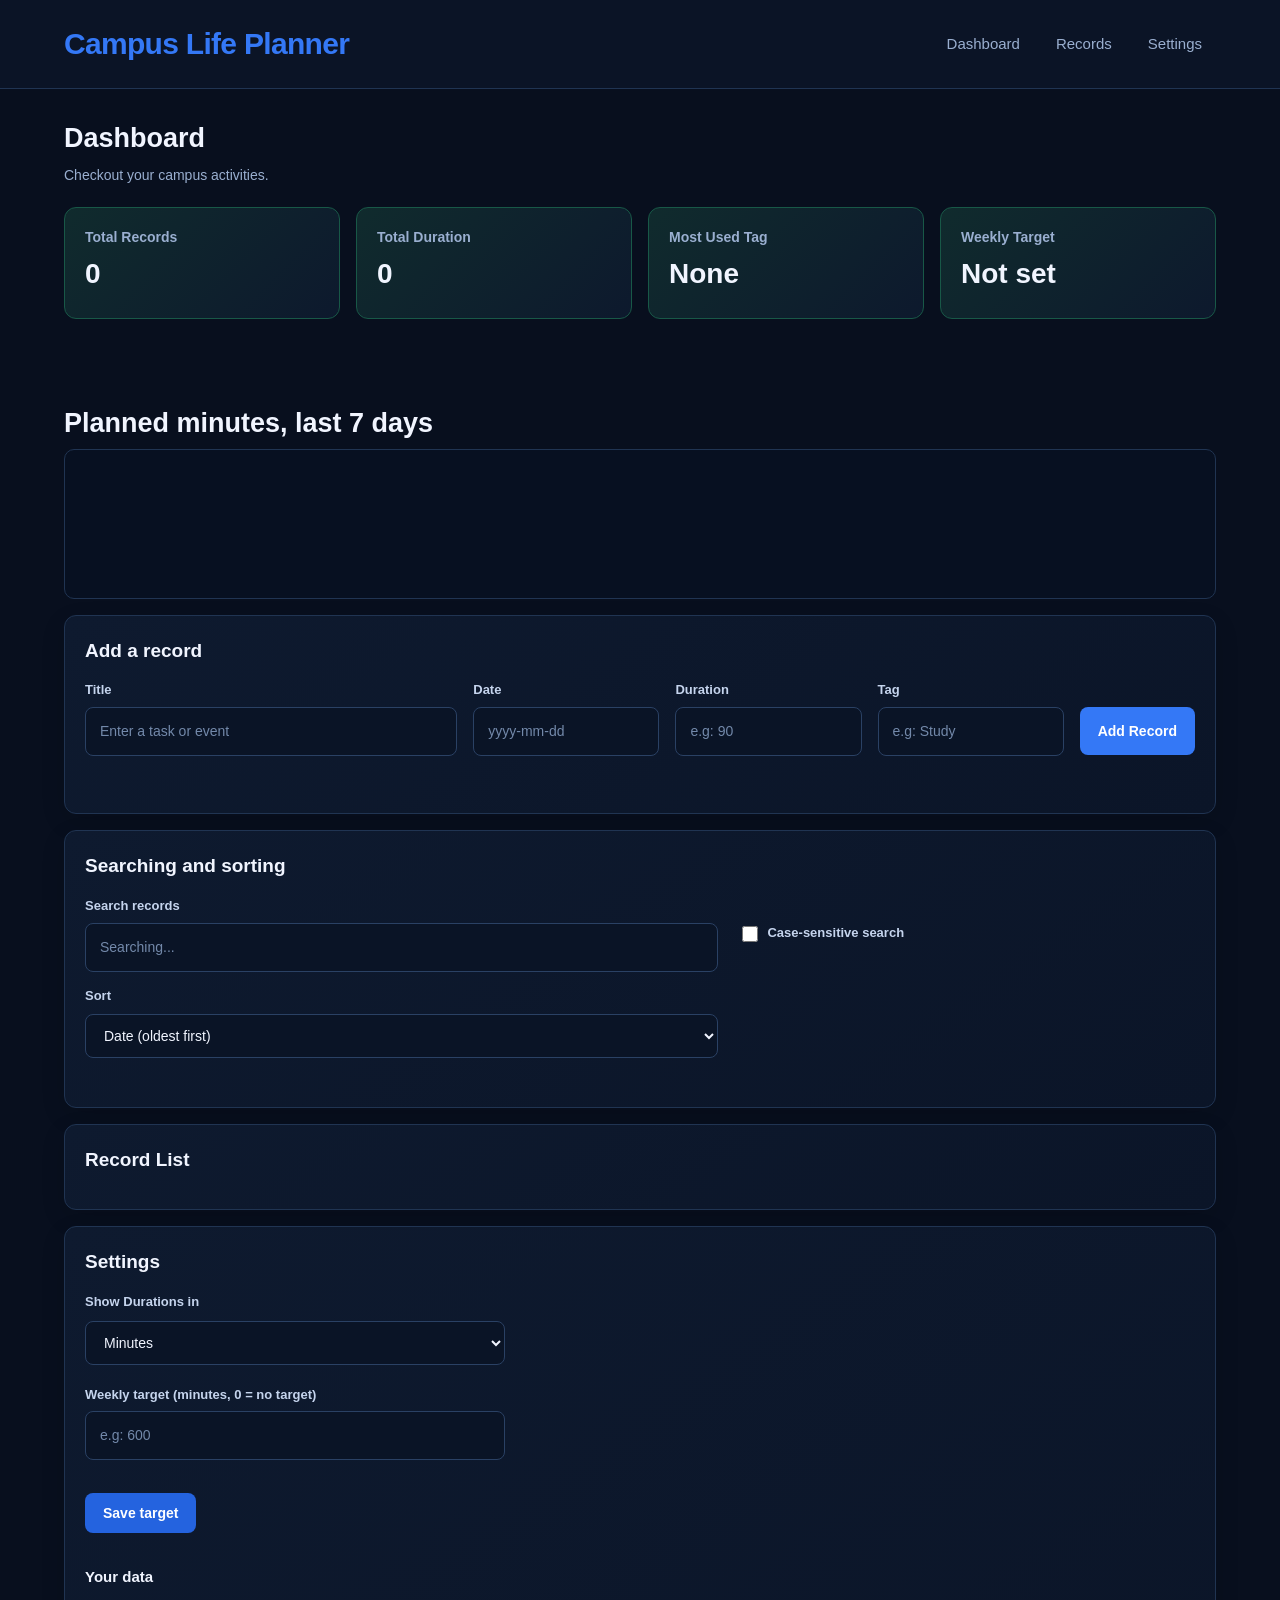
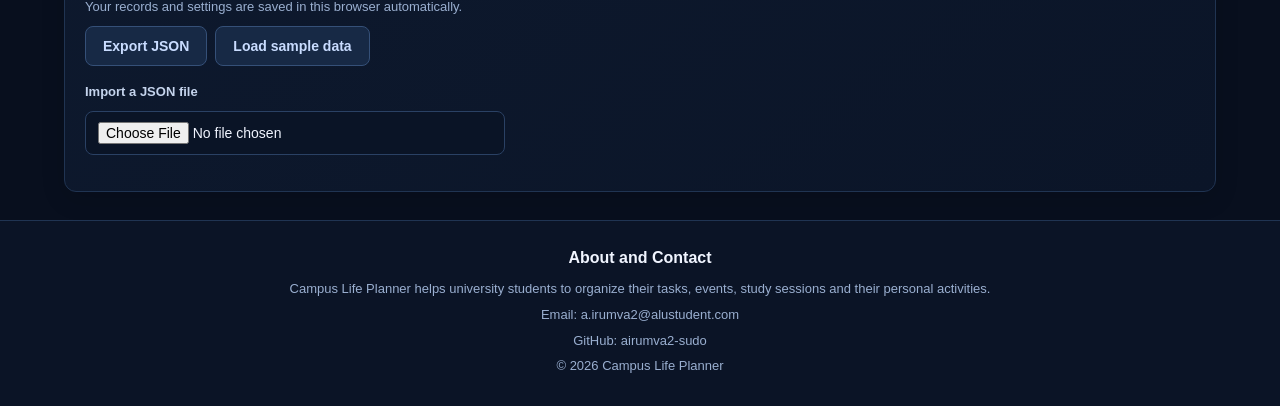
<file: index.html>
<!DOCTYPE html>
<html lang="en">
<head>
    <meta charset="UTF-8">
    <meta name="viewport" content="width=device-width, initial-scale=1.0">
    <title>Campus Life Planner</title>
    <link rel="stylesheet" href="style.css">
    <link rel="icon" href="data:,">
</head>
<body>
    <a class="skip-link" href="#main-field">Skip to the main content</a>
    <header class="header">
        <div class="header-content">
            <h1>Campus Life Planner</h1>
            <nav>
                <a href="#dashboard">Dashboard</a>
                <a href="#records">Records</a>
                <a href="#settings">Settings</a>
            </nav>
        </div>
    </header>
    <main id="main-field" tabindex="-1">
        <section id="dashboard">
            <h3>Dashboard</h3>
            <p>Checkout your campus activities.</p>

            <div class="container">

                <article class="cards">
                    <h3>Total Records</h3>
                    <p id="total-records">0</p>
                </article>

                <article class="cards">
                    <h3>Total  Duration</h3>
                    <p id="total-duration">0</p>
                </article>

                <article class="cards">
                    <h3>Most Used Tag</h3>
                    <p id="used-tag">None</p>
                </article>

                <article class="cards">
                    <h3>Weekly Target</h3>
                    <p id="target">Not set</p>
                </article>
            </div>
            <p id="cap-polite" class="cap cap-ok" aria-live="polite"></p>
            <p id="cap-assertive" class="cap cap-over" aria-live="assertive"></p>
            <h3 class="chart-title">Planned minutes, last 7 days</h3>
            <ul id="trend-chart" class="chart" aria-label="Bar chart of planned minutes for the last 7 days"></ul>
            </section>
            <section id="add-record">
                <h3 id="form-heading">Add a record</h3>
                <form id="record" novalidate>
                    <div>
                        <label for="title">Title</label>
                        <input type="text" id="title" name="title" placeholder="Enter a task or event" aria-describedby="title-error" autocomplete="off">
                        <span id="title-error" class="error-text"></span>
                    </div>

                    <div>
                        <label for="date">Date</label>
                        <input type="text" id="date" name="date"  placeholder="yyyy-mm-dd" aria-describedby="date-error" autocomplete="off">
                        <span id="date-error" class="error-text"></span>
                    </div>

                    <div>
                        <label for="duration">Duration</label>
                        <input type="text" id="duration" name="duration" placeholder="e.g: 90" inputmode="decimal" aria-describedby="duration-error" autocomplete="off">
                        <span id="duration-error" class="error-text"></span>
                    </div>

                    <div>
                        <label for="tag">Tag</label>
                        <input type="text" id="tag" name="tag" placeholder="e.g: Study" aria-describedby="tag-error" autocomplete="off">
                        <span id="tag-error" class="error-text"></span>
                    </div>

                    <button type="submit">Add Record</button>
                    <p id="form-status" role="status"></p>
                </form>
            </section>

            <section id="sorting">
                <h3>Searching and sorting</h3>

                <div>
                    <label for="search">Search records</label>
                    <input type="search" id="search" placeholder="Searching..." 
                    aria-describedby="search-message" autocomplete="off">
                </div>

                <div>
                    <label for="case-sensitive">
                        <input type="checkbox" id="case-sensitive">Case-sensitive search
                    </label>
                </div>

                <div>
                    <label for="sort">Sort</label>
        <select id="sort">
            <option value="date-asc">Date (oldest first)</option>
            <option value="date-desc">Date (newest first)</option>
            <option value="title-asc">Title (A-Z)</option>
            <option value="duration-desc">Duration (longest first)</option>
        </select>
                </div>
                <p id="search-message" role="status"></p>
            </section>    
            <section id="records">
                <h3>Record List</h3>
                <p id="result-count" role="status"></p>

                <div id="records-list"></div>
            </section>
        <section id="settings">
            <h3>Settings</h3>

            <div class="setting-block">
            <label for="unit">Show Durations in</label>
            <select id="unit" name="unit">
                <option value="minutes">Minutes</option>
                <option value="hours">Hours</option>
            </select>
            </div>

            <form id="cap-form" novalidate>
                <div>
                    <label for="cap">Weekly target (minutes, 0 = no target)</label>
                    <input type="text" id="cap" name="cap" inputmode="decimal" placeholder="e.g: 600"
                        aria-describedby="cap-error" autocomplete="off">
                        <span id="cap-error" class="error-text"></span>
                </div>
                <button type="submit">Save target</button>
                <p id="cap-status" role="status"></p>
            </form>

            <div class="setting-block">
                <h3 class="settings-subtitle">Your data</h3>
                <p class="hint">Your records and settings are saved in this browser automatically.</p>
                <div class="button-row">
                    <button type="button" id="export-btn">Export JSON</button>
                    <button type="button" id="sample-btn">Load sample data</button>
                </div>
                <label for="import-file">Import a JSON file</label>
                <input type="file" id="import-file" accept=".json,application/json">
                <p id="data-status" role="status"></p>
                <p id="import-error" class="erro-text" role="alert"></p>
            </div>
        </section>    
    </main>
    <footer>
        <h3>About and Contact</h3>
        <p>Campus Life Planner helps university students to organize 
            their tasks, events, study sessions and their personal activities.
        </p> 
        <p>Email: a.irumva2@alustudent.com</p> 
            <p>GitHub: airumva2-sudo</p>
        <p>&copy; 2026 Campus Life Planner</p>
    </footer>
    <script type="module" src="Scripts/main.js"></script>
</body>
</html>
</file>
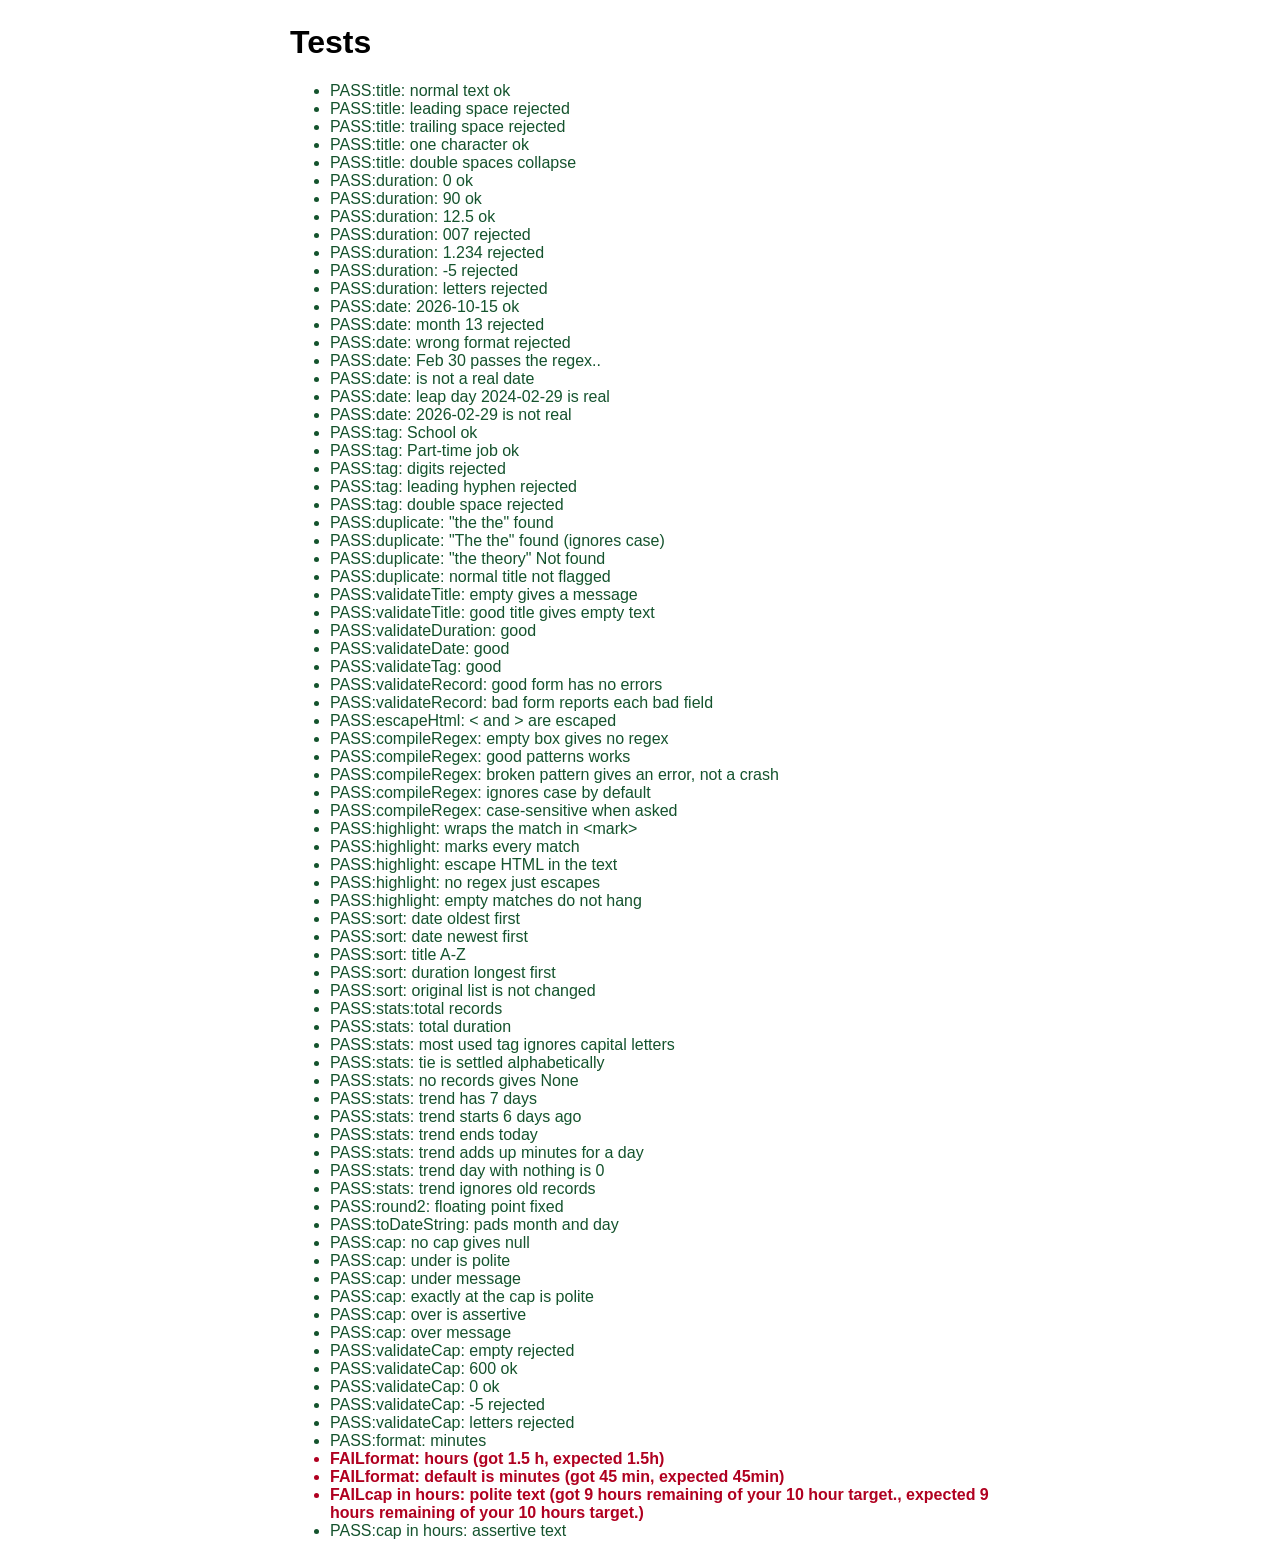
<file: test.html>
<!DOCTYPE html>
<html lang="en">
<head>
    <meta charset="UTF-8">
    <meta name="viewport" content="width=device-width, initial-scale=1.0">
    <title>Tests</title>
    <link rel="icon" href="data:,">
    <style>
        body {
            font-family: Verdana, Geneva, Tahoma, sans-serif;
            max-width: 700px;
            margin: 24px auto;
            padding: 0 16px;
        }
        .pass {
            color: #14532d;
        }
        .fail {
            color: #b00020;
            font-weight: bold;
        }
    </style>
</head>
<body>
    <h1>Tests</h1>
    <p id="Summary" role="status"></p>
    <ul id="results"></ul>

    <script type="module">

        import {
            patterns, validateTitle, validateDate, validateDuration, validateTag, isRealDate, normalizeTitle, validateRecord
        } from './Scripts/validator.js';
        import {
            escapeHtml, compileRegex, highlight 
        } from './Scripts/search.js';
        import {
            sortRecords
        } from './Scripts/state.js';
        import {
            computeStats, capStatus, validateCap, round2, toDateString, formatDuration
        } from './Scripts/stats.js';
        import {
            validateImport, recordsToJson
        } from './Scripts/portability.js';
        import {
            loadRecords, saveRecords, loadSettings, saveSettings
        } from './Scripts/storage.js';

        let passed = 0, failed = 0;
        const list = document.getElementById('results');

        function test(name, actual, expected) {
            const ok = actual === expected;
            ok ? passed++ : failed++;
            const li = document.createElement('li');
            li.className = ok ? 'pass' : 'fail';
            li.textContent = (ok ? 'PASS:' : 'FAIL') + name + (ok ? '' : ` (got ${actual}, expected ${expected})`);
            list.appendChild(li);
        }

        test('title: normal text ok', patterns.title.test('Study hard'), true);
        test('title: leading space rejected', patterns.title.test(' Study'), false);
        test('title: trailing space rejected', patterns.title.test('Study '), false);
        test('title: one character ok', patterns.title.test('A'), true);
        test('title: double spaces collapse', normalizeTitle('Study  for exam'), 'Study for exam');

        test('duration: 0 ok', patterns.duration.test('0'), true);
        test('duration: 90 ok', patterns.duration.test('90'), true);
        test('duration: 12.5 ok', patterns.duration.test('12.5'), true);
        test('duration: 007 rejected', patterns.duration.test('007'), false);
        test('duration: 1.234 rejected', patterns.duration.test('1.234'), false);
        test('duration: -5 rejected', patterns.duration.test('-5'), false);
        test('duration: letters rejected', patterns.duration.test('abc'), false);

        test('date: 2026-10-15 ok', patterns.date.test('2026-10-15'), true);
        test('date: month 13 rejected', patterns.date.test('2026-13-01'), false);
        test('date: wrong format rejected', patterns.date.test('15/10/2026'), false);
        test('date: Feb 30 passes the regex..', patterns.date.test('2026-02-30'), true);
        test('date: is not a real date', isRealDate('2024-02-30'), false);
        test('date: leap day 2024-02-29 is real', isRealDate('2024-02-29'), true);
        test('date: 2026-02-29 is not real', isRealDate('2026-02-29'), false);

        test('tag: School ok', patterns.tag.test('School'), true);
        test('tag: Part-time job ok', patterns.tag.test('Part-time job'), true);
        test('tag: digits rejected', patterns.tag.test('School2'), false);
        test('tag: leading hyphen rejected', patterns.tag.test('-School'), false);
        test('tag: double space rejected', patterns.tag.test('Study  Group'), false);

        test('duplicate: "the the" found', patterns.duplicateWord.test('Study the the exam'), true);
        test('duplicate: "The the" found (ignores case)', patterns.duplicateWord.test('The the exam'), true);
        test('duplicate: "the theory" Not found', patterns.duplicateWord.test('the theory exam'), false);
        test('duplicate: normal title not flagged', patterns.duplicateWord.test('Study for exam'), false);

        test('validateTitle: empty gives a message', validateTitle('') !== '', true);
        test('validateTitle: good title gives empty text', validateTitle('Study hard'), '');
        test('validateDuration: good', validateDuration('45'), '');
        test('validateDate: good', validateDate('2026-10-15'), '');
        test('validateTag: good', validateTag('School'), '');

        test('validateRecord: good form has no errors',
            Object.keys(validateRecord({ title: 'Study', date: '2026-10-15', duration: '90', tag: 'School'})).length, 0
        );
        test('validateRecord: bad form reports each bad field',
            Object.keys(validateRecord({ title: '', date: 'nope', duration: '007', tag: '1'})).length,4
        );

        test('escapeHtml: < and > are escaped', escapeHtml('<b>'), '&lt;b&gt;');
        test('compileRegex: empty box gives no regex', compileRegex('').re, null);
        test('compileRegex: good patterns works', compileRegex('^st').re instanceof RegExp, true);
        test('compileRegex: broken pattern gives an error, not a crash', compileRegex('[abc').error !== '', true);
        test('compileRegex: ignores case by default', compileRegex('study').re.test('STUDY'), true);
        test('compileRegex: case-sensitive when asked', compileRegex('study', true).re.test('STUDY'), false);
        test('highlight: wraps the match in <mark>', highlight('Study hard', /study/i), '<mark>Study</mark> hard');
        test('highlight: marks every match', highlight('a b a', /a/i), '<mark>a</mark> b <mark>a</mark>');
        test('highlight: escape HTML in the text', highlight('<b>x</b>', /x/i), '&lt;b&gt;<mark>x</mark>&lt;/b&gt;');
        test('highlight: no regex just escapes', highlight('<i>', null), '&lt;i&gt;');
        test('highlight: empty matches do not hang', highlight('abc', /x*/), 'abc');
         
        const sample = [
            {title: 'b', dueDate: '2026-02-01', duration: 10},
            {title: 'a', dueDate: '2026-03-01', duration: 30},
            {title: 'c', dueDate: '2026-01-01', duration: 20},
        ];

        test('sort: date oldest first', sortRecords(sample, 'date-asc').map((r) => r.title).join(''), 'cba');
        test('sort: date newest first', sortRecords(sample, 'date-desc').map((r) => r.title).join(''), 'abc');
        test('sort: title A-Z', sortRecords(sample, 'title-asc').map((r) => r.title).join(''), 'abc');
        test('sort: duration longest first', sortRecords(sample, 'duration-desc').map((r) => r.title).join(''), 'acb');
        test('sort: original list is not changed', sample[0].title, 'b');

        const rows = [
            {dueDate: '2026-10-18', duration: 30, tag: 'School'},
            {dueDate: '2026-10-18', duration:15.5, tag: 'school'},
            {dueDate: '2026-10-16', duration:60, tag: 'Health'},
            {dueDate: '2026-01-01', duration: 0.25, tag:'Health'}
        ]

        const today = new Date(2026, 9, 18);
        const stats = computeStats(rows, today);
        test('stats:total records', stats.totalRecords, 4);
        test('stats: total duration', stats.totalDuration, 105.75);
        test('stats: most used tag ignores capital letters', computeStats([
            {dueDate: '2026-10-10', duration: 5, tag:'School'},
            {dueDate: '2026-11-09', duration: 10, tag:'school'},
            {dueDate: '2026-10-20', duration: 5, tag:'Health'}
        ], today).topTag, 'School');
        test('stats: tie is settled alphabetically', computeStats([
            {dueDate: '2026-10-10', duration: 1, tag:'B'},
            {dueDate: '2026-10-18', duration: 5, tag:'A'}
        ], today).topTag, 'A');
        test('stats: no records gives None', computeStats([], today).topTag, 'None');
        test('stats: trend has 7 days', stats.trend.length, 7);
        test('stats: trend starts 6 days ago', stats.trend[0].date, '2026-10-12');
        test('stats: trend ends today', stats.trend[6].date, '2026-10-18');
        test('stats: trend adds up minutes for a day', stats.trend[6].minutes, 45.5);
        test('stats: trend day with nothing is 0', stats.trend[5].minutes, 0);
        test('stats: trend ignores old records', stats.trend.reduce((a, d) => a + d.minutes, 0), 105.5);
        test('round2: floating point fixed', round2(0.1 + 0.2), 0.3);
        test('toDateString: pads month and day', toDateString(new Date(2026, 0, 5)), '2026-01-05');

        test('cap: no cap gives null', capStatus(100, 0), null);
        test('cap: under is polite', capStatus(100, 600).level, 'polite');
        test('cap: under message', capStatus(100, 600).text, '500 minutes remaining of your 600 minute target.');
        test('cap: exactly at the cap is polite', capStatus(600, 600).level, 'polite');
        test('cap: over is assertive', capStatus(700, 600).level, 'assertive');
        test('cap: over message', capStatus(700.5, 600).text, 'Over your weekly target by 100.5 minutes!');
        test('validateCap: empty rejected', validateCap('') !==  '', true);
        test('validateCap: 600 ok', validateCap('600'), '');
        test('validateCap: 0 ok', validateCap('0'), '');
        test('validateCap: -5 rejected', validateCap('-5') !== '', true);
        test('validateCap: letters rejected', validateCap('abc') !== '', true);

        test('format: minutes', formatDuration(90, 'minutes'), '90 min');
        test('format: hours', formatDuration(90, 'hours'), '1.5h');
        test('format: default is minutes', formatDuration(45), '45min');
        test('cap in hours: polite text', capStatus(60, 600, 'hours').text, '9 hours remaining of your 10 hours target.');
        test('cap in hours: assertive text', capStatus(720, 600, 'hours').text, 'Over your weekly target by 2 hours!');

        const goodRecord = { id: 'rec_0001', title: 'Study', dueDate: '2026-10-15', duration: 90, tag: 'School', createdAt: '2026-10-01T08:00:00.000Z', updatedAt: '2026-10-01T08:00:00.000Z'};

        test('import: good file is accepted', validateImport([goodRecord]).errors.length, 0);
        test('import: good file gives records back', validateImport([goodRecord]).records.length, 1);
        test('import: empty file is fine', validateImport([]).errors.length, 0);
        test('import: not a list is rejected', validateImport({ a: 1 }).errors.length, 1);
        test('import: text is rejected', validateImport('hello').errors.length, 1);
        test('import: item that is not an object', validateImport([5]).errors.length, 1);
        test('import: missing field', validateImport([{ ...goodRecord, tag: undefined}]).errors.length > 0, true);
        test('import: duration as text is rejected', validateImport([{ ...goodRecord, duration: '90'}]).errors.length > 0, true);
        test('import: bad date is rejected', validateImport([{ ...goodRecord, dueDate:'2026-02-30'}]).errors.length > 0, true);
        test('import: regex rules apply to titles', validateImport([{ ...goodRecord, title: 'go go home'}]).errors.length > 0, true);
        test('import: bad timestamp is rejected', validateImport([{ ...goodRecord, createdAt: 'yesterday'}]).errors.length > 0, true);
        test('import: duplicate ids are rejected', validateImport([goodRecord, goodRecord]).errors.length > 0, true);
        test('import: one bad record rejects everything', validateImport([goodRecord, { ...goodRecord, id: 'rec_0002', tag: '1'}]).records.length, 0);
        test('import: extra fields are dropped', 'extra' in validateImport([{ ...goodRecord, extra: 1}]).records[0], false);
        test('export: JSON text can be read back', JSON.parse(recordsToJson([goodRecord]))[0].title, 'Study');

        saveRecords([goodRecord], 'test:records');
        test('storage: saved records load back', loadRecords('test:records')[0].id, 'rec_0001');
        test('storage: nothing saved gives null', loadRecords('test:missing'), null);
        localStorage.setItem('test:broken', '{oops');
        test('storage: broken text gives null, not a crash', loadRecords('test:broken'), null);
        test('storage: settings load back', (saveSettings({ unit: 'hours', cap: 600}, 'test:settings'), loadSettings('test:settings').unit), 'hours');
        test('storage: missing settings use defaults', loadSettings('test:missing').unit, 'minutes');
        test('storage: settings keep the cap', loadSettings('test:settings').cap, 600);
        test('storage: broken settings use defaults', loadSettings('test:broken').cap, 0);
        ['test:records', 'test:broken', 'test:settings'].forEach((key) => localStorage.removeItem(key));


        document.getElementById('Summary').textContent = `${passed} passed, ${failed} failed.`;
    </script>
    
</body>
</html>
</file>
<file: style.css>
:root {
    --bg-color: #080f1e;
    --header-color: #0b1426;
    --card-color: #0d192d;
    --input-color: #0a1426;
    --border-color: #203452;
    --primary-color: #3478f6;
    --button-color: #2463df;
    --button-hover: #1d4fc4;
    --text-color: #f1f5ff;
    --muted-color: #9aafd0;
    --green-color: #39d99b;
    --danger-color: #ff5268;
    --purple-color: #a78bfa;
    --yellow-color: #fbbf24;
}

* {
    box-sizing: border-box;
    margin: 0%;
    padding: 0%;
}

html {
    scroll-behavior: smooth;
}

body {
    font-family: 'Gill Sans', 'Gill Sans MT', Calibri, 'Trebuchet MS', sans-serif;
    background: var(--bg-color);
    color: var(--text-color);
    font-size: 15px;
    line-height: 1.6;
    min-height: 100vh;
}

.skip-link {
    position: absolute;
    left: 8px;
    top: -60px;
    padding: 8px 12px;
    background: var(--button-color);
    color: white;
    border-radius: 6px;
    z-index: 10;
}

.skip-link:focus {
    top: 8px;
}

a:focus-visible {
    outline: 2px solid #8db5ff;
    outline-offset: 3px;
}

header {
    background: var(--header-color);
    border-bottom: 1px solid var(--border-color);
}

.header-content {
    max-width:1500px;
    margin: 0 auto;
    padding: 16px 5%;
    display: flex;
    flex-direction: column;
    gap: 12px;
}

header h1 {
    font-size: 30px;
    font-weight: 750;
    letter-spacing: -0.7px;
    color: var(--primary-color);
}

nav {
    display: flex;
    align-items: center;
    gap: 8px;
    flex-wrap: wrap;
}

nav a {
    color: var(--muted-color);
    text-decoration: none;
    padding: 10px 14px;
    border-radius: 8px;
    transition: background 0.25s ease, color 0.25s ease;
}

nav a:hover, nav a:focus-visible {
    background: var(--primary-color);
    color: white;
}

main {
    width: 100%;
    max-width: 1500px;
    margin: 0 auto;
    padding: 28px 5%;
}

main:focus {
    outline: none;
}

#dashboard > h3 {
    font-size: 27px;
    margin-bottom: 4px;
    font-weight: 700;
}

#dashboard > p {
    color: var(--muted-color);
    font-size: 14px;
}

#dashboard > h3:hover {
    display: block;
    color: var(--muted-color);
    font-size: 14px;
    font-weight: 400;
    margin-top: 2px;
}

.container {
    display: grid;
    grid-template-columns: repeat(2, minmax(0, 1fr));
    gap: 16px;
    margin: 20px 0;
}

.cards {
    border-radius: 12px;
    border: 1px solid #24477c;
    background: linear-gradient(135deg, #102b2d, #0d192d);
    padding: 20px 24px;
    min-height: 112px;
    transition: transform 0.25s ease, border-color 0.25s ease;
    border-color:#185847;
}

.cards:hover {
    border-color: var(--primary-color);
    transform: translateY(-3px);
}

.cards h3 {
    color: var(--muted-color);
    font-size: 14px;
    margin-bottom: 4px;
    font-weight: 600;
}

.cards p {
    font-size: 28px;
    font-weight: 750;
}

#add-record, #sorting, #records {
    background: linear-gradient(145deg, #0e1a2f, #0b1528);
    border: 1px solid var(--border-color);
    border-radius: 12px;
    padding: 20px;
    margin-top: 16px;
    box-shadow: 0 8px 24px rgba(0, 0, 0, 0.12);
}

#add-record h3, #sorting h3, #records h3 {
    font-size: 19px;
    font-weight: 700;
    margin-bottom: 14px;
}

#record {
    display: grid;
    grid-template-columns: repeat(4, minmax(0,1fr));
    gap: 16px;
    align-items: end;
}

#record > div {
    display: flex;
    flex-direction: column;
    gap: 6px;
    min-width: 0;
}

label {
    color: #c5d4ed;
    font-size: 13px;
    font-weight: 600;
}

input, select {
    min-width: none;
    padding: 12px 14px;
    font: inherit;
    color: var(--text-color);
    border-radius: 8px;
    background: var(--input-color);
    width: 100%;
    border: 1px solid #2a4164;
    font-size: 14px;
    outline: 0;
    transition: border-color 0,2s ease, box-shadow 0.2s ease;
}

input::placeholder {
    color: #7389aa;
}

input:focus, select:focus {
    border-color: var(--primary-color);
    box-shadow: 0 0 0 3px rgba(52, 120, 246, 0.15);
}

input[type="date"] {
    color-scheme: dark;
}

input[type="checkbox"] {
    width: 16px;
    height: 16px;
    accent-color: var(--primary-color);
    cursor: pointer;
}

button {
    border: 1px solid transparent;
    border-radius: 8px;
    padding: 11px 17px;
    font-family: inherit;
    font-size: 14px;
    font-weight: 650;
    cursor: pointer;
    transition: background 0.2s ease, transform 0,2s ease, border-color 0.2s ease;
}

button:hover {
    transform: translateY(-1px);
}

button:focus-visible {
    outline: 2px solid #8db5ff;
    outline-offset: 3px;
}

#record > button {
    background: var(--primary-color);
    color: white;
    min-height: 44px;
}

#record > button:hover {
    background: var(--primary-hover);
}

#sorting {
    display: grid;
    grid-template-columns: minmax(0, 1.4fr) minmax(0, 1fr);
    gap: 14px 24px;
}

#sorting h3 {
    grid-column: 1 / -1;
    margin-bottom: 0%;
}

#sorting > div {
    display: flex;
    flex-direction: column;
    gap: 7px;
    min-width: none;
}

#sorting > div:nth-of-type(2) {
    justify-content: center;
    align-items: flex-start;
}

#sorting > div:nth-of-type(2) label {
    display: flex;
    align-items: center;
    gap: 9px;
}

#records-list {
    display: flex;
    flex-direction: column;
    gap: 8px;
}
.record {
    display: grid;
    grid-template-columns: minmax(0, 1fr) auto;
    align-items: center;
    gap: 8px 16px;
    padding: 16px;
    background: rgba(8, 18, 35, 0.7);
    border: 1px solid #203452;
    border-radius: 10px;
    transition: border-color 0.2s ease, background 0.2s ease;
}

.record:hover {
    border-color: #365b91;
    background: #101f36;
}

.record h3 {
    font-size: 15px;
    font-weight: 650;
    margin-bottom: 3px;
}

.record p {
    display: inline-block;
    color: var(--muted-color);
    font-size: 13px;
    margin-right: 12px;
}
.record-actions {
    display: flex;
gap: 8px;
}

.edit-button {
    background: #172945;
    color: #c9dcff;
    border-color: #355078;
}

.edit-button:hover {
    background: #233e65;
}

.delete-button {
    background: rgba(255, 82, 104, 0.1);
    color: var(--danger-color);
    border-color: #792c3d;
    margin-left: 6px;
}

.delete-button:hover {
    background: rgba(255, 82, 104, 0.2);
}

mark {
    background: var(--yellow-color);
    color: #1a1a1a;
    padding: 0 2px;
    border-radius: 3px;
}

#search-message {
    color: #ff7a8a;
    font-size: 13px;
    font-weight: 600;
    min-height: 1.2em;
}

#result-count {
    color: var(--muted-color);
    font-size: 13px;
    margin-bottom: 10px;
}

.empty-message {
    color: var(--muted-color);
    padding: 16px;
    text-align: center;
}

footer {
    background: var(--header-color);
    border-top: 1px solid var(--border-color);
    padding: 24px 5%;
    text-align: center;
    color: var(--muted-color);
    font-size: 13px;
}

footer h3 {
    color: var(--text-color);
    font-size: 16px;
    margin-bottom: 8px;
}

footer p {
    margin: 5px 0;
}

.cap {
    font-weight: 700;
    min-height: 1.4em;
    margin-bottom: 8px;
}

.cap-ok {
    color: var(--green-color);
}

.cap-over {
    color: #ff7a8a;
}

.chart-title {
    font-size: 15px;
    font-weight: 650;
    margin: 16px 0 8px;
}

.chart {
    list-style: none;
    display: flex;
    align-items: stretch;
    gap: 8px;
    height: 150px;
    padding: 12px 12px 8px;
    background: rgba(8, 18, 35, 0.7);
    border: 1px solid var(--border-color);
    border-radius: 10px;
}

.chart li {
    flex: 1;
    min-width: 0;
    display: flex;
    flex-direction: column;
    align-items: center;
}

.bar-wrap {
    flex: 1;
    width: 100%;
    display: flex;
    align-items: flex-end;
    justify-content: center;
}

.bar {
    display: block;
    width: 100%;
    max-width: 48px;
    min-height: 3px;
    background: var(--primary-color);
    border-radius: 6px 6px 0 0;
    transition: height 0.3s ease;
}

.bar-label {
    font-size: 11px;
    color: var(--muted-color);
    margin-top: 4px;
}

#settings {
    background: linear-gradient(145deg, #0e1a2f, #0b1528);
    border: 1px solid var(--border-color);
    border-radius: 12px;
    padding: 16px;
    margin-top: 16px;
    box-shadow: 0 8px 24px rgba(0, 0, 0, 0.12);
}
#settings > h3 {
    font-size: 19px;
    font-weight: 700;
    margin-bottom: 14px;
}

#cap-form {
    display: grid;
    gap: 12px;
    max-width: 420px;
    margin-top: 20px;
}

#cap-form > div {
    display: flex;
    flex-direction:column;
    gap: 6px;
}

#cap-form > button {
    background: var(--button-color);
    color: white;
    justify-self: start;
}

#cap-form > button:hover {
    background: var(--button-hover);
}

#cap-status {
    color: var(--muted-color);
}

.setting-block {
    display: flex;
    flex-direction: column;
    gap: 8px;
    max-width: 420px;
    margin-top: 20px;
}

.setting-block:first-of-type {
    margin-top: 0;
}

.settings-subtitle {
    font-size: 15px;
    font-weight: 650;
}
.hint {
    color: var(--muted-color);
    font-size: 13px;
}

.button-row { 
    display: flex;
    flex-wrap: wrap;
    gap: 8px;
    margin-bottom: 8px;
}

.setting-block button { 
    background: #172945;
    color: #c9dcff;
    border-color: #355078;
}

.setting-block button:hover {
    background: #233e65;
}

input[type="file"] {
    padding: 10px 12px;
    cursor: pointer;
}
 #data-status {
    color: var(--muted-color);
 }

@media (min-width: 360px) {
    .container {
        grid-template-columns: repeat(2,minmax(0,1fr));
    }
    .cards {
        padding: 18px 20px;
    }
}

@media (min-width: 768px) {
    .header-content {
        flex-direction:row;
        align-items:center;
        justify-content: space-between;
        padding: 20px 5%;
    }
    header h1 {
        font-size: 30px;
    }
    main {
        padding: 28px 5%;
    }
    .container {
        gap: 16px;
    }
    #add-record, #sorting, #records {
        padding: 20px;
    }
    #record {
        grid-template-columns: repeat(2, minmax(0,1fr));
    }
    #record > button {
        grid-column: 1 / -1;
        justify-self: start;
    }
    #sorting {
        grid-template-columns: minmax(0, 1.4fr) minmax(0, 1fr);
        gap: 14px 24px;
    }
    #sorting > h3 {
        grid-column: 1 / -1;
    }
    .record {
        flex-direction: row;
        align-items: center;
        justify-content: space-between;
    }
    #form-status {
        grid-column: 1 / -1;
    }
    #search-message {
        grid-column: 1 / -1;
    }
    #settings {
        padding: 20px;
    }
}

@media(min-width: 1024px) {
    .container {
        grid-template-columns: repeat(4,minmax(0,1fr));
    }
    #record {
        grid-template-columns: 2fr 1fr 1fr 1fr auto;
        align-items: end;
    }
    #record > button {
        grid-column: auto;
        justify-self: stretch;
    }
}

@media (prefers-reduced-motion: reduce) {
    html {
        scroll-behavior: auto;
    }
    * {
        animation: none !important;
        transition: none !important;
    }
}

.error-text {
    color: #ff7a8a;
    font-size: 13px;
    font-weight: 600;
    min-height: 1.2em;
}

input[aria-invalid="true"] {
    border-color:var(--danger-color);
    border-width: 2px;
}

#form-status {
    color: var(--muted-color);
}

@media (min-width: 1024px) {
    #record {
        align-items: start;
    }
    #record > button {
        margin-top: 27px;
        min-height: 48px;
    }
}
</file>
